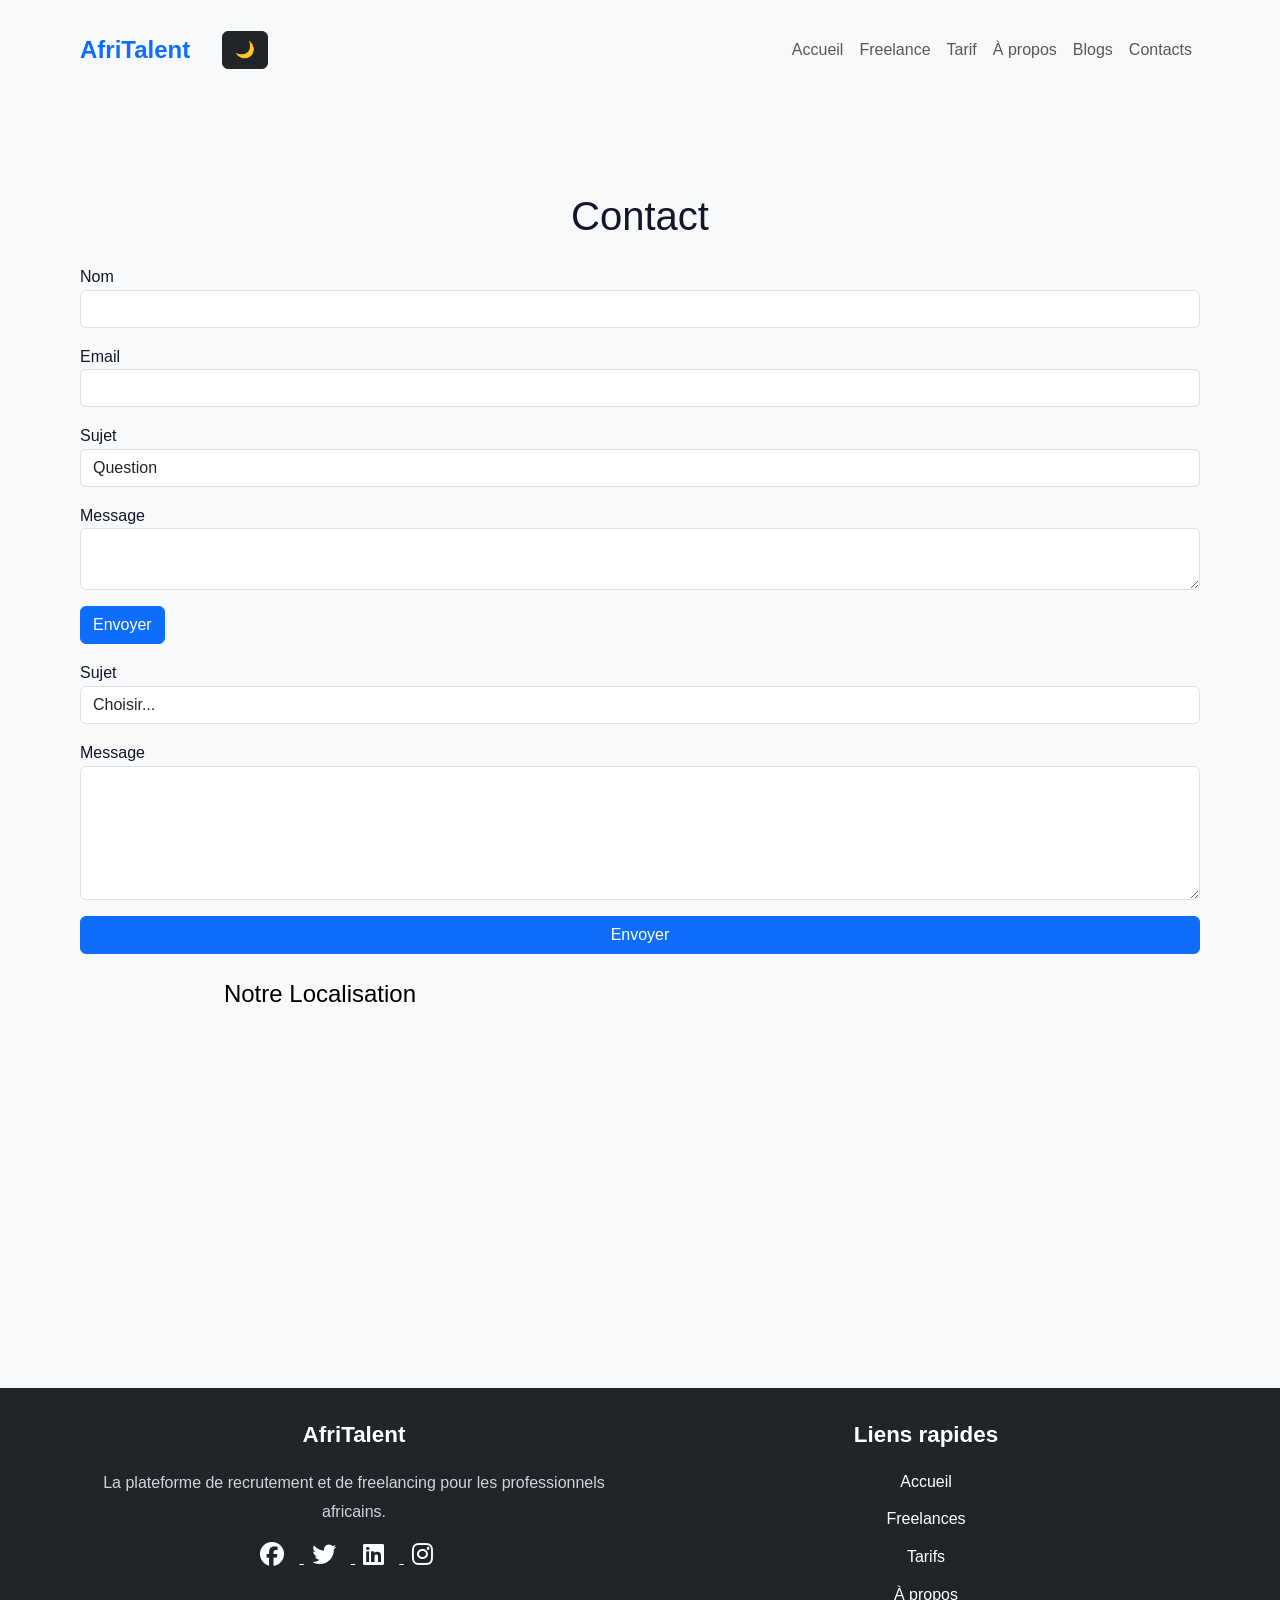
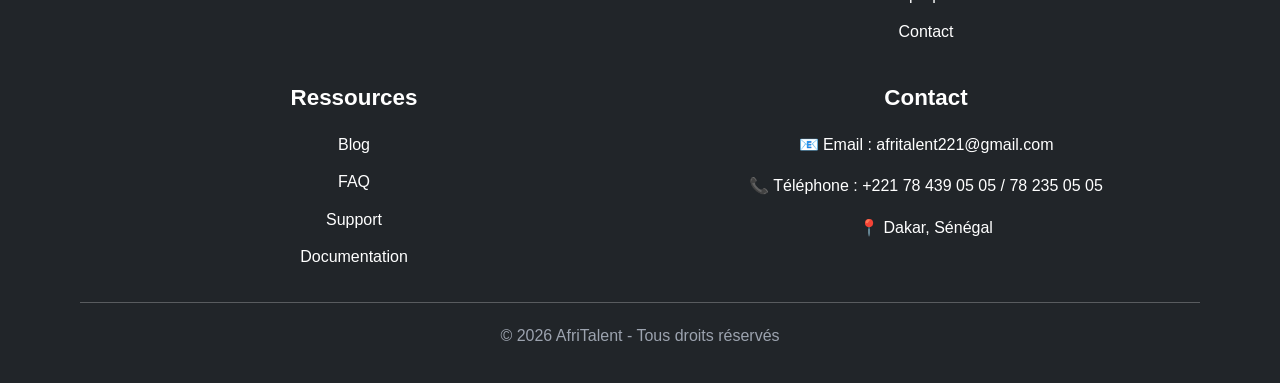
<file: contact.html>
<!DOCTYPE html>
<html lang="fr">
<head> 
<meta charset="UTF-8"> 
<meta name="viewport" content="width=device-width, initial-scale=1.0"> 
<title>AfriTalent — Contact</title> 
<!-- Bootstrap 5 via CDN : feuille de style --> 
<link 
href="https://cdn.jsdelivr.net/npm/bootstrap@5.3.0/dist/css/bootstrap.min.css" 
rel="stylesheet"> 
<!-- Votre feuille de style personnelle --> 
<link rel="stylesheet" href="css/style.css">

<link rel="stylesheet"
href="https://cdnjs.cloudflare.com/ajax/libs/font-awesome/6.5.1/css/all.min.css">

</head>
<body> 
<!-- Le contenu de la page sera ajoute ici -->
 <!-- HEADER -->
    <header>
        <nav class="navbar navbar-expand-lg navbar-light bg-light fixed-top">
            <div class="container">
                <a class="navbar-brand" href="#">AfriTalent</a>

                 <button class="navbar-toggler"
                        type="button"
                        data-bs-toggle="collapse"
                        data-bs-target="#menu">

                    <span class="navbar-toggler-icon"></span>

                </button> 

               <button id="theme-toggle" class="btn btn-dark ms-3">
                    🌙
                </button>

                <div class="collapse navbar-collapse" id="menu">
                    <ul class="navbar-nav ms-auto">
                        <li class="nav-item"><a class="nav-link" href="index.html">Accueil</a></li>
                        <li class="nav-item"><a class="nav-link" href="freelances.html">Freelance</a></li>
                        <li class="nav-item"><a class="nav-link" href="tarifs.html">Tarif</a></li>
                        <li class="nav-item"><a class="nav-link" href="about.html">À propos</a></li>
                        <li class="nav-item"><a class="nav-link" href="">Blogs</a></li>
                        <li class="nav-item"><a class="nav-link" href="contact.html">Contacts</a></li>
                    </ul>
                </div>
            </div>
        </nav>
    </header>

    <!-- MAIN -->
    <main class="mt-5 pt-5">
        <!-- Contenu spécifique ici -->
    </main>
    <main class="mt-5 pt-5 container">

<h1 class="text-center mb-4">Contact</h1>

<form id="contactForm">

<div class="mb-3">
<label>Nom</label>
<input type="text" id="name" class="form-control" required>
<small class="text-danger" id="nameError"></small>
</div>

<div class="mb-3">
<label>Email</label>
<input type="email" id="email" class="form-control" required>
<small class="text-danger" id="emailError"></small>
</div>

    <div class="mb-3">
        <label>Sujet</label>
         <select class="form-control">
             <option>Question</option>
            <option>Support</option>
        </select>
    </div>

    <div class="mb-3">
        <label>Message</label>
            <textarea class="form-control" id="message" required></textarea>
            <small class="text-danger" id="messageError"></small>
     </div>

    <button type="submit" class="btn btn-primary">Envoyer</button>
    <p id="successMessage" class="text-success mt-3"></p>

</form>
    <!-- Sujet -->
        <div class="mb-3">
          <label>Sujet</label>
          <select id="sujet" class="form-control">
            <option value="">Choisir...</option>
            <option>Question</option>
            <option>Support</option>
            <option>Partenariat</option>
          </select>
          <small class="text-danger" id="errSujet"></small>
        </div>

        <!-- Message -->
        <div class="mb-3">
          <label>Message</label>
          <textarea id="message" class="form-control" rows="5"></textarea>
          <small class="text-danger" id="messageError"></small>
        </div>

        <!-- Bouton -->
        <button type="submit" class="btn btn-primary w-100">Envoyer</button>

        <!-- Succès -->
        <p id="successMsg" class="text-success mt-3"></p>

      </form>
    </div>


</main>

             </form>
   

    <!-- INFOS + MAP -->
    <div class="col-md-6">
        <h4 class="text-center mb-4" style="color: black;">Notre Localisation</h4>
        <iframe 
         src="https://www.google.com/maps/embed?pb=!1m14!1m12!1m3!1d30865.61886869048!2d-17.4359297!3d14.757626399999998!2m3!1f0!2f0!3f0!3m2!1i1024!2i768!4f13.1!5e0!3m2!1sfr!2ssn!4v1780793135174!5m2!1sfr!2ssn" 
        width="100%" 
        height="300" 
        style="border:0;" 
        allowfullscreen="" 
        loading="lazy" 
        referrerpolicy="no-referrer-when-downgrade">
    </iframe>

    </div>

  </div>
</div>


     <!-- FOOTER -->
    <footer class="bg-dark text-white mt-5 p-4">
        <div class="container">
            <div class="row gy-4">
                <div class="col-12 col-md-6 col-lg-3 col-md-4">
                    <h5 class="footer-title">
                        AfriTalent
                    </h5>
                    <p class="footer-text">
                        La plateforme de recrutement et de freelancing pour les professionnels africains.
                    </p>

                    <!-- les reseaux sociaux -->
                    <div class="social-icons mt-3">
                        <div class="icons"></div>
                        <a href="https://facebook.com" class="text-white me-2">
                            <i class="fa-brands fa-facebook"></i>
                        </a>
                        <a href="https://twitter.com" class="text-white me-2">
                            <i class="fa-brands fa-twitter"></i>
                        </a>
                        <a href="https://linkedin.com" class="text-white me-2">
                            <i class="fa-brands fa-linkedin"></i>
                        </a>
                        <a href="https://instagram.com" class="text-white">
                            <i class="fa-brands fa-instagram"></i>
                        </a>
                    </div>
                </div>
               
                <div class="col-12 col-md-6 col-lg-3 col-md-4">
                    <h5 class="footer-title">Liens rapides</h5>
                    <ul class="footer-links"  list-unstyled>
                        <li>
                            <a href="index.html" class="text-white">Accueil</a>
                        </li>
                        <li>
                            <a href="freelances.html" class="text-white">Freelances</a>
                        </li>
                        <li>
                            <a href="tarifs.html" class="text-white">Tarifs</a>
                        </li>
                        <li>
                            <a href="about.html" class="text-white">À propos</a>
                        </li>
                        <li>
                            <a href="contact.html" class="text-white">Contact</a>
                        </li>
                    </ul>
                </div>
                <div class="col-12 col-md-6 col-lg-3 col-md-4">
                    <h5 class="footer-title">
                        Ressources
                    </h5>
                    <ul class="footer-links list-unstyled">
                        <li>
                            <a href="#" class="text-white">Blog</a>
                        </li>
                        <li>
                            <a href="#" class="text-white">FAQ</a>
                        </li>
                        <li>
                            <a href="#" class="text-white">Support</a>
                        </li>
                        <li>
                            <a href="#" class="text-white">Documentation</a>
                        </li>
                    </ul>
                </div>
                
                 <div class="col-12 col-md-6 col-lg-3 col-md-4">
                    <h5 class="footer-title">
                        Contact
                    </h5>
                    <p> 📧 Email : afritalent221@gmail.com</p>
                    <p> 📞 Téléphone : +221 78 439 05 05 / 78 235 05 05</p>
                    <p> 📍 Dakar, Sénégal</p>
                </div>
            </div>
            <hr class="bg-light">
            <div class="footer-bottom">
                <p class="mb-0">
                    © 2026 AfriTalent - Tous droits réservés
                </p>
            </div>
        </div>              
    </footer>
       
     <button id="topBtn">↑</button>
 
<!-- Bootstrap 5 via CDN : script JavaScript --> 
<script 
src="https://cdn.jsdelivr.net/npm/bootstrap@5.3.0/dist/js/bootstrap.bundle.min.js"
></script> 
<!-- Votre script JavaScript --> 
<script src="js/main.js"></script>
</body>
</html>
</file>
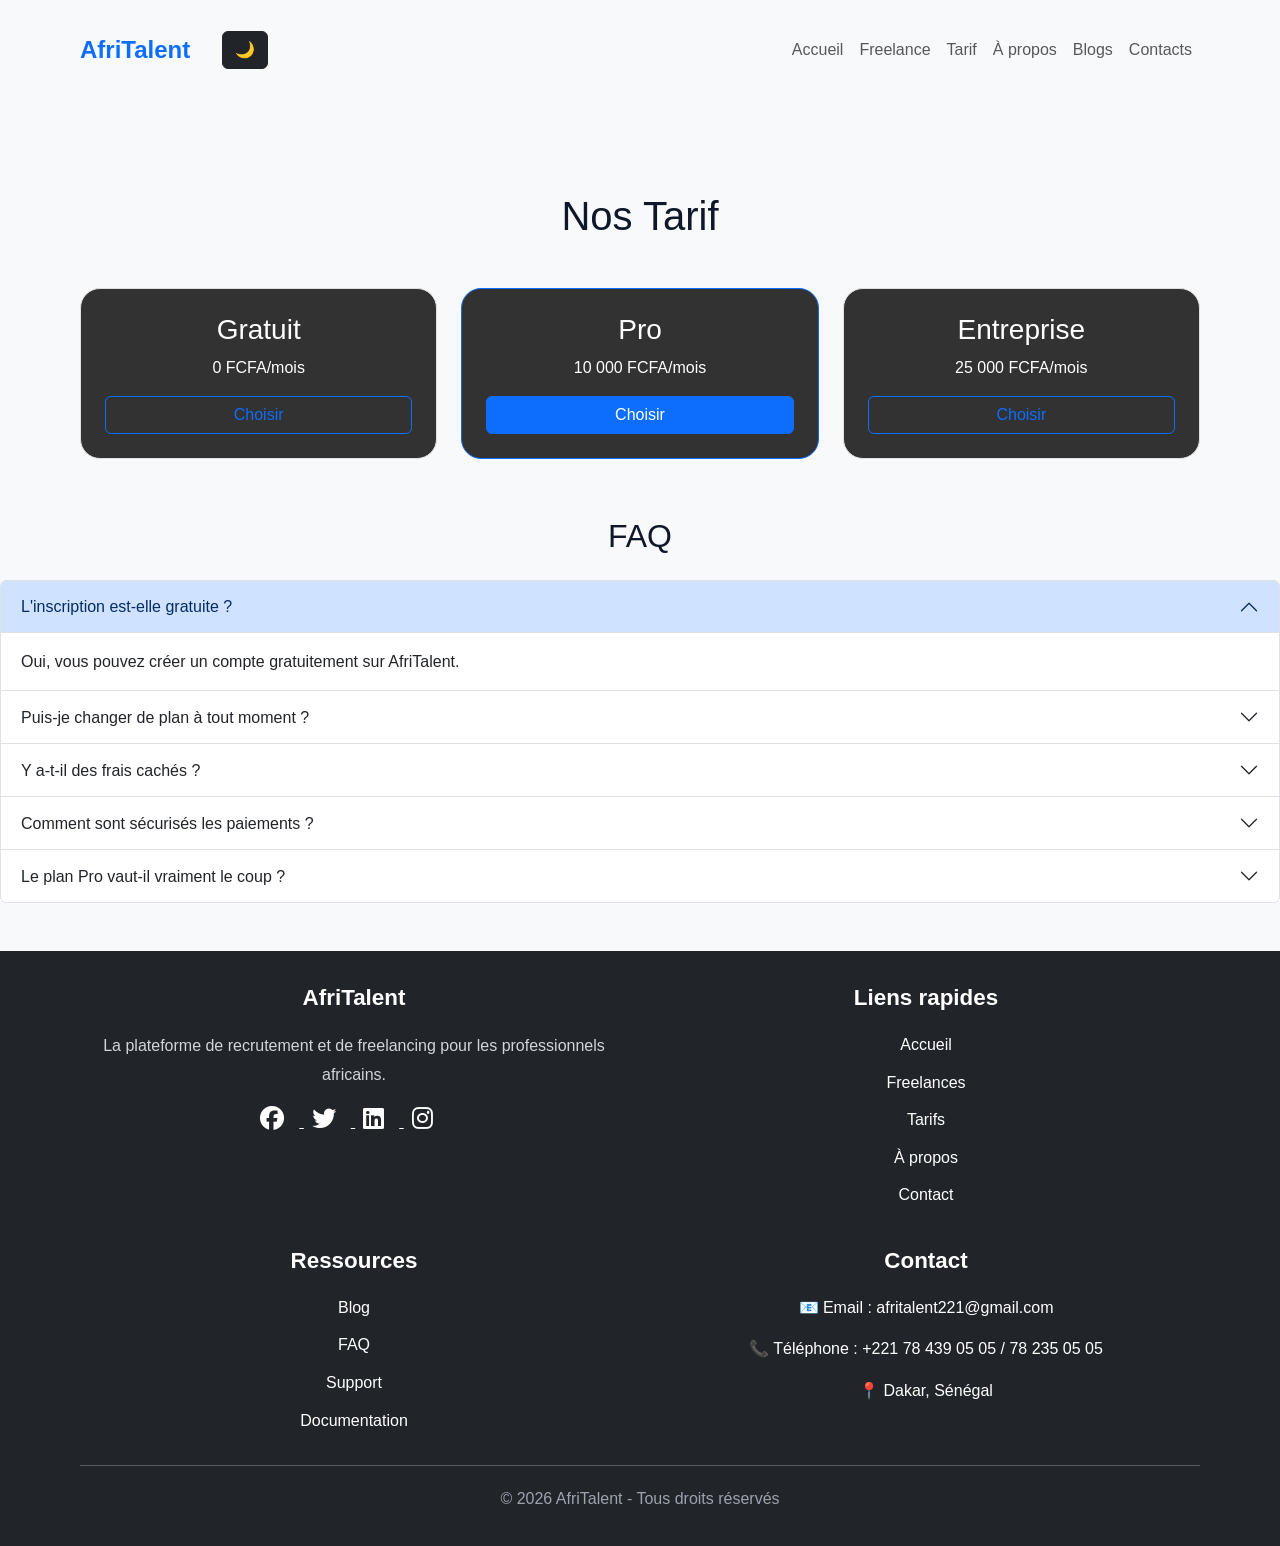
<file: tarifs.html>
<!DOCTYPE html>
<html lang="fr">
<head> 
<meta charset="UTF-8"> 
<meta name="viewport" content="width=device-width, initial-scale=1.0"> 
<title>AfriTalent — Tarifs</title> 
<!-- Bootstrap 5 via CDN : feuille de style --> 
<link 
href="https://cdn.jsdelivr.net/npm/bootstrap@5.3.0/dist/css/bootstrap.min.css" 
rel="stylesheet"> 
<!-- Votre feuille de style personnelle --> 
<link rel="stylesheet" href="css/style.css">

<link rel="stylesheet"
href="https://cdnjs.cloudflare.com/ajax/libs/font-awesome/6.5.1/css/all.min.css">

</head>
<body> 

      
<!-- Le contenu de la page sera ajoute ici --> 
  <!-- HEADER -->
    <header>
        <nav class="navbar navbar-expand-lg navbar-light bg-light fixed-top">
            <div class="container">
                <a class="navbar-brand" href="#">AfriTalent</a>

                 <button class="navbar-toggler"
                        type="button"
                        data-bs-toggle="collapse"
                        data-bs-target="#menu">

                    <span class="navbar-toggler-icon"></span>

                </button> 

               <button id="theme-toggle" class="btn btn-dark ms-3">
                    🌙
                </button>

                <div class="collapse navbar-collapse" id="menu">
                    <ul class="navbar-nav ms-auto">
                        <li class="nav-item"><a class="nav-link" href="index.html">Accueil</a></li>
                        <li class="nav-item"><a class="nav-link" href="freelances.html">Freelance</a></li>
                        <li class="nav-item"><a class="nav-link" href="tarifs.html">Tarif</a></li>
                        <li class="nav-item"><a class="nav-link" href="about.html">À propos</a></li>
                        <li class="nav-item"><a class="nav-link" href="">Blogs</a></li>
                        <li class="nav-item"><a class="nav-link" href="contact.html">Contacts</a></li>
                    </ul>
                </div>
            </div>
        </nav>
    </header>

    <!-- MAIN -->
    <main class="mt-5 pt-5">
        <!-- Contenu spécifique ici -->
    </main>


         <main class="container mt-5 pt-5">

    <h1 class="text-center mb-5">Nos Tarif</h1>

    <div class="row text-center">

        <div class="col-md-4">
            <div class="card p-4">
                <h3>Gratuit</h3>
                <p>0 FCFA/mois</p>
                <button class="btn btn-outline-primary">Choisir</button>
            </div>
        </div>

        <div class="col-md-4">
            <div class="card p-4 border-primary">
                <h3>Pro</h3>
                <p>10 000 FCFA/mois</p>
                <button class="btn btn-primary">Choisir</button>
            </div>
        </div>

        <div class="col-md-4">
            <div class="card p-4">
                <h3>Entreprise</h3>
                <p>25 000 FCFA/mois</p>
                <button class="btn btn-outline-primary">Choisir</button>
            </div>
        </div>

    </div>

</main>

        <!-- FAQ -->
  <section class="mt-5">
    <h2 class="text-center mb-4">FAQ</h2>

    <div class="accordion" id="faqTarifs">

      <!-- Q1 -->
      <div class="accordion-item">
        <h2 class="accordion-header">
          <button class="accordion-button" data-bs-toggle="collapse" data-bs-target="#q1">
            L'inscription est-elle gratuite ?
          </button>
        </h2>
        <div id="q1" class="accordion-collapse collapse show" data-bs-parent="#faqTarifs">
          <div class="accordion-body">
            Oui, vous pouvez créer un compte gratuitement sur AfriTalent.
          </div>
        </div>
      </div>

      <!-- Q2 -->
      <div class="accordion-item">
        <h2 class="accordion-header">
          <button class="accordion-button collapsed" data-bs-toggle="collapse" data-bs-target="#q2">
            Puis-je changer de plan à tout moment ?
          </button>
        </h2>
        <div id="q2" class="accordion-collapse collapse" data-bs-parent="#faqTarifs">
          <div class="accordion-body">
            Oui, vous pouvez upgrader ou downgrade votre plan à tout moment.
          </div>
        </div>
      </div>

      <!-- Q3 -->
      <div class="accordion-item">
        <h2 class="accordion-header">
          <button class="accordion-button collapsed" data-bs-toggle="collapse" data-bs-target="#q3">
            Y a-t-il des frais cachés ?
          </button>
        </h2>
        <div id="q3" class="accordion-collapse collapse" data-bs-parent="#faqTarifs">
          <div class="accordion-body">
            Non, tous les prix sont transparents et sans frais cachés.
          </div>
        </div>
      </div>

      <!-- Q4 -->
      <div class="accordion-item">
        <h2 class="accordion-header">
          <button class="accordion-button collapsed" data-bs-toggle="collapse" data-bs-target="#q4">
            Comment sont sécurisés les paiements ?
          </button>
        </h2>
        <div id="q4" class="accordion-collapse collapse" data-bs-parent="#faqTarifs">
          <div class="accordion-body">
            Les paiements sont sécurisés via des systèmes de paiement certifiés.
          </div>
        </div>
      </div>

      <!-- Q5 -->
      <div class="accordion-item">
        <h2 class="accordion-header">
          <button class="accordion-button collapsed" data-bs-toggle="collapse" data-bs-target="#q5">
            Le plan Pro vaut-il vraiment le coup ?
          </button>
        </h2>
        <div id="q5" class="accordion-collapse collapse" data-bs-parent="#faqTarifs">
          <div class="accordion-body">
            Oui, il offre plus de visibilité et augmente vos chances de décrocher des missions.
          </div>
        </div>
      </div>

    </div>
  </section>

</main>
     <!-- FOOTER -->
    <footer class="bg-dark text-white mt-5 p-4">
        <div class="container">
            <div class="row gy-4">
                <div class="col-12 col-md-6 col-lg-3 col-md-4">
                    <h5 class="footer-title">
                        AfriTalent
                    </h5>
                    <p class="footer-text">
                        La plateforme de recrutement et de freelancing pour les professionnels africains.
                    </p>

                    <!-- les reseaux sociaux -->
                    <div class="social-icons mt-3">
                        <div class="icons"></div>
                        <a href="https://facebook.com" class="text-white me-2">
                            <i class="fa-brands fa-facebook"></i>
                        </a>
                        <a href="https://twitter.com" class="text-white me-2">
                            <i class="fa-brands fa-twitter"></i>
                        </a>
                        <a href="https://linkedin.com" class="text-white me-2">
                            <i class="fa-brands fa-linkedin"></i>
                        </a>
                        <a href="https://instagram.com" class="text-white">
                            <i class="fa-brands fa-instagram"></i>
                        </a>
                    </div>
                </div>
               
                <div class="col-12 col-md-6 col-lg-3 col-md-4">
                    <h5 class="footer-title">Liens rapides</h5>
                    <ul class="footer-links"  list-unstyled>
                        <li>
                            <a href="index.html" class="text-white">Accueil</a>
                        </li>
                        <li>
                            <a href="freelances.html" class="text-white">Freelances</a>
                        </li>
                        <li>
                            <a href="tarifs.html" class="text-white">Tarifs</a>
                        </li>
                        <li>
                            <a href="about.html" class="text-white">À propos</a>
                        </li>
                        <li>
                            <a href="contact.html" class="text-white">Contact</a>
                        </li>
                    </ul>
                </div>
                <div class="col-12 col-md-6 col-lg-3 col-md-4">
                    <h5 class="footer-title">
                        Ressources
                    </h5>
                    <ul class="footer-links list-unstyled">
                        <li>
                            <a href="#" class="text-white">Blog</a>
                        </li>
                        <li>
                            <a href="#" class="text-white">FAQ</a>
                        </li>
                        <li>
                            <a href="#" class="text-white">Support</a>
                        </li>
                        <li>
                            <a href="#" class="text-white">Documentation</a>
                        </li>
                    </ul>
                </div>
                
                 <div class="col-12 col-md-6 col-lg-3 col-md-4">
                    <h5 class="footer-title">
                        Contact
                    </h5>
                    <p> 📧 Email : afritalent221@gmail.com</p>
                    <p> 📞 Téléphone : +221 78 439 05 05 / 78 235 05 05</p>
                    <p> 📍 Dakar, Sénégal</p>
                </div>
            </div>
            <hr class="bg-light">
            <div class="footer-bottom">
                <p class="mb-0">
                    © 2026 AfriTalent - Tous droits réservés
                </p>
            </div>
        </div>              
    </footer>
       
     <button id="topBtn">↑</button>

    <!-- Bootstrap JS -->
    <script src="https://cdn.jsdelivr.net/npm/bootstrap@5.3.0/dist/js/bootstrap.bundle.min.js"></script>

<!-- Votre script JavaScript --> 
<script src="js/main.js"></script>
</body>
</html>
</file>
<file: css/style.css>
/* 1. Variables */
:root {
  --color-primary: #0d6efd;
  --color-secondary: #6c757d;
  --color-dark: #0f172a;
  --color-light: #f8f9fa;
  --color-accent: #22c55e;

  --font-title: 'Poppins', sans-serif;
  --font-body: 'Inter', sans-serif;

  --spacing: 1rem;
  --radius: 12px;
  --transition: all 0.3s ease;
}

/* 2. Reset */
* {
  margin: 0;
  padding: 0;
  box-sizing: border-box;
}

/* 3. Base (body, textes) */
body {
  font-family: var(--font-body);
  background-color: var(--color-light);
  color: var(--color-dark);
  line-height: 1.6;
  overflow-x: hidden;
  
}

h1, h2, h3 {
  font-family: var(--font-title);
  
}

 /* 4. Navbar  */
 .navbar {
  /* transition: var(--transition); */
  padding: 1rem 2rem;
  transition: 0.3s;
  background-color: transparent;
  
 
}
.navbar .navbar-brand {
  font-size: 1.5rem;
  font-weight: bold;
  color: var(--color-primary);
}

.navbar.scrolled{
  background-color: black;
  box-shadow: 0 2px 10px rgba(0,0,0,0.3);
  padding: 5px 0;
}

.hero{

    height: 100vh;
    background:
    linear-gradient(rgba(0,0,0,0.5),
    rgba(0,0,0,0.5)),
    url('https://images.unsplash.com/photo-1521737604893-d14cc237f11d');
    background-size: cover;
    background-position: center;
    color: white;
}

/* Section avec image de fond */
.cta {
  background-image: url('https://images.unsplash.com/photo-1521737604893-d14cc237f11d');
  background-size: cover;
  background-position: center;
  padding: 80px 20px;
  position: relative;
  text-align: center;
  color: white;
}

/* Overlay sombre pour lire le texte */
.cta::before {
  content: "";
  position: absolute;
  top: 0;
  left: 0;
  width: 100%;
  height: 100%;
  background: rgba(0,0,0,0.6);
}

.col-md-4 {
 text-align: center;
}

/* Contenu au-dessus de l’overlay */
.contenu {
  position: relative;
  z-index: 1;
}

/* Titre */
.cta h2 {
  font-size: 2rem;
  margin-bottom: 10px;
}

/* Texte */
.cta p {
  margin-bottom: 20px;
}

/* Bouton */
.btn-cta {
  background: white;
  color: #4f46e5;
  padding: 12px 25px;
  text-decoration: none;
  border-radius: 30px;
  font-weight: bold;
  transition: 0.3s;
}

.histoire{
  display: flex;
  justify-content: space-between;
  align-items: center;
  gap: 60px;
  padding: 60px;
  border-radius: 20px;
  box-shadow: 0 10px 30px rgba(0, 0, 0, 0.5);
}
.texte{
  /* width: 50%; */
  flex: 1;
}
.texte h2{
  font-size: 3rem;
  margin-bottom: 30px;
  font-weight: 700;
  color: #0d6efd;

}
.texte p{
  font-size: 1.1rem;
  color: #555;
  line-height: 1.9;
}
.image{
  flex: 1;
}
.image img{
  width: 100%;
  border-radius: 20px;
  /* box-shadow: 0 10px 30px rgba(0, 0, 0, 0.1); */
  transition: 0.4s;
}
.image img:hover{
  transform: scale(1.03);
  /* box-shadow: 0 15px 30px rgba(0, 0, 0, 0.2); */
}
.stats{
  display: flex;
 gap: 40px;
 margin-top: 30px;
}
.stats h3{
font-weight: 100;
color: #0d6efd;
margin-bottom: 5px;
}

.col-md-6 {
  width: 50%;
  height: auto;
  top: 0;
  left: 0;
  border-radius: 15px;
  color: white;
 
}

/* Effet au survol */
.btn-cta:hover {
  background: #4f46e5;
  color: white;
}
.card:hover {
  box-shadow: 
    0 0 10px rgba(0, 0, 0, 0.5),
    0 0 20px rgba(0, 0, 0, 0.4),
    0 0 40px rgba(0, 0, 0, 0.3);
}
  
/* Bento Grid */


.bento-grid {
  display: grid;
  grid-template-columns: repeat(3, 1fr);
  gap: 20px;
}



.bento-grid-1 {
  display: grid;
  grid-template-columns: repeat(6, 1fr);
  grid-auto-rows: 180px;
  gap: 20px;
  text-align: center;
  padding: 20px;
}

/* Base card */
.card {
  background: #323232;
  color: rgb(255, 255, 255);
  border-radius: 20px;
  padding: 30px;
  position: relative;
  overflow: hidden;
  display: flex;
  flex-direction: column;
  justify-content: center;
  text-align: center;
  border: 1px solid #e0e0e0;
  
}


/* Icon */
.icon {
  font-size: 28px;
  margin-bottom: 10px;
}

/* --- Bento layout (asymétrie) --- */
.card-1 {
  grid-column: span 2;
  background: #1a1a2e;
  color: white;
}

.card-2 {
 
  background: #E8521A;
  color: white;
}

.card-3 {
  
  background:#f0f0f0;
  color: #333;
}

.card-4 {
  grid-column: span 2;
  background: #F8F5F0;
  color: #333;
}

.bento-grid-1 .card-1 {
  grid-column: span 2;
  grid-row: span 2;
}
.bento-grid-1 .card-2 {
  grid-column: span 2;
}
.bento-grid-1 .card-3 {
  grid-column: span 2;
  background:#f0f0f0;
  color: #333;
}
.bento-grid-1 .card-4 {
  grid-column: span 2;
  background: #d8d4cc;
  color: #333;
}
.bento-grid-1 .card-5{
  grid-column: span 2;
  background:#323232;
  color: white;
 
}
  

.bento-grid-1 .card-6{
  grid-column: span 6 ;
  background:#931616;
  color: white;
 
}



.card-services:hover {
 transform: translateY(-5px); /* effet de levée */
  box-shadow: 0 15px 30px rgba(18, 2, 2, 0.4);
  
}
.card-services {
  text-align: center;
  padding: 20px;
  background: rgb(5, 5, 5);
  border-radius: 12px;
  color: rgb(255, 255, 255);
  flex: 1 1 30%;           
}
.categories{
  display: flex;
  gap: 20px;
  flex-wrap: wrap;
  
}
/* .services-section{ 
    text-align: center;
    margin: 0 auto;
} */
.cards{
  display: flex;           
  gap: 20px;
  flex-wrap: wrap;
}


button {
  background-color: gray;
  color: white;
}

button:hover {
  background-color: rgb(7, 91, 128);
}

/* Mobile */
@media screen and (max-width: 767px) {
    .container {
        padding: 30px;
    }
}

/* Tablette */
@media screen and (min-width: 768px) and (max-width: 1199px) {
    .container {
        padding: 30px;
    }  
}

/* Desktop */
@media screen and (min-width: 1200px) {
    .container {
        padding: 10px;
    }
}

.text-danger {
  color: red;
  margin-top: 5px;
  display: block;
}

/* Titres */
.footer-title{
  font-size: 1.4rem;
  margin-bottom: 20px;
  font-weight: bold;
}
/* Texte */
.footer-text{
  color: #d1d5db;
  line-height: 1.8;
}
/* Liens */
.footer-links{
  list-style: none;
  padding: 0;
}
.footer-links li{
  margin-bottom: 12px;
}
.footer-links a{
  color: #d1d5db;
  text-decoration: none;
  transition: 0.3s;
}
.footer-links a:hover{
  color: #3b82f6;
  padding-left: 5px;
}

/* Réseaux sociaux */
.social-icons i{
  color: white;
  font-size: 1.5rem;
  margin-right: 15px;
  transition: 0.3s;
}

.social-icons i:hover{
  color: #3b82f6;
}

/* Bas du footer */
.footer-bottom{
  text-align: center;
  margin-top: 20px;
  color: #9ca3af;
}

.dark-mode{
    background-color: #121212;
    color: white;
}

/* Bouton retour en haut */
#topBtn{
  position: fixed;
  bottom: 20px;
  right: 20px;
  background-color: black;
  color: white;
  border: none;
  padding: 12px 16px;
  border-radius: 50%;
  cursor: pointer;
  display: none;
  transition: 0.3s;
  z-index: 999;
}


/* Effet hover */
#topBtn:hover{
  background-color: #333;
}

/* Etat initial */
.fade-in{
  opacity: 0;
  transform: translateY(40px);
  transition: all 1s ease;
}
/* Quand visible */
.fade-in.show{
  opacity: 1;
  transform: translateY(0);
}
</file>
